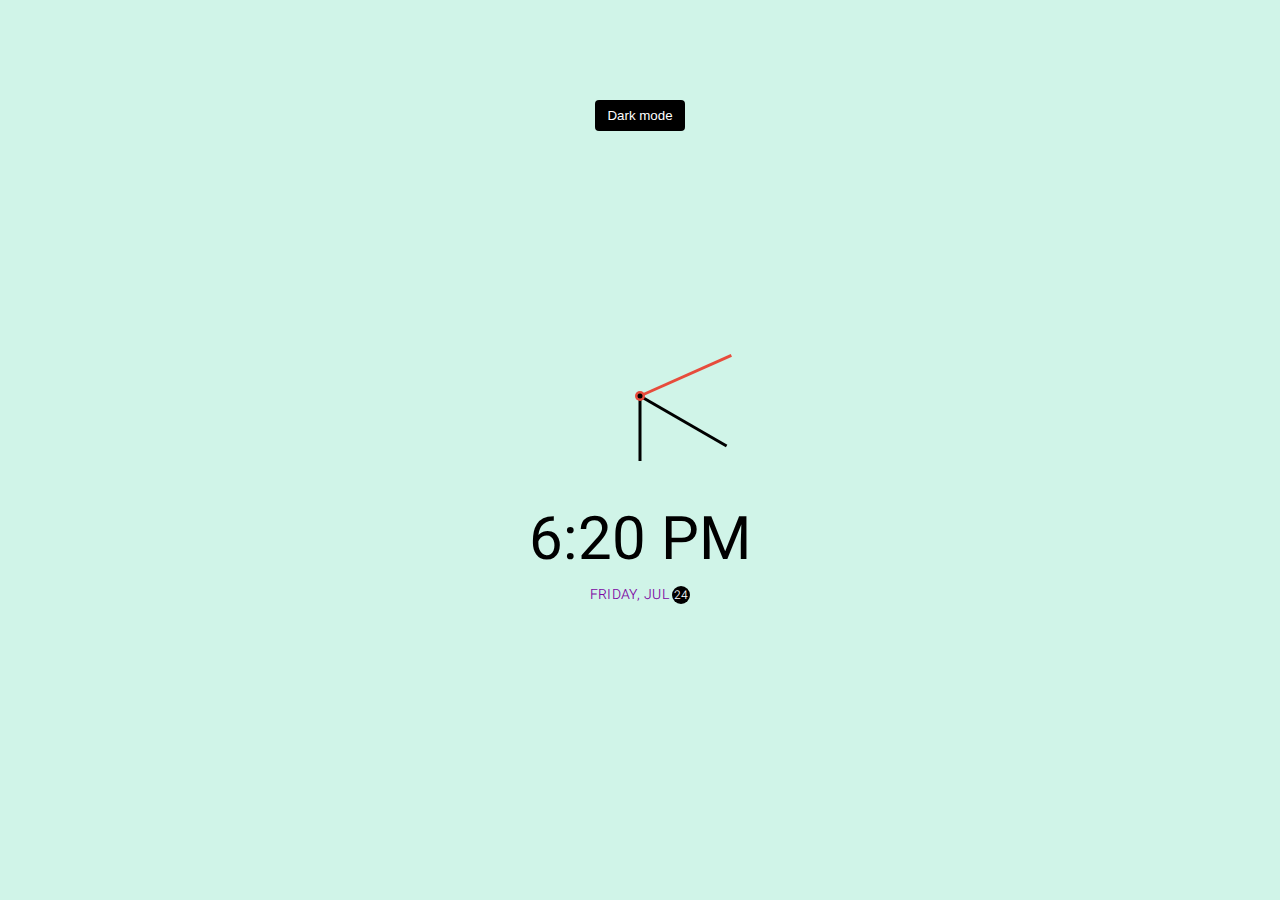
<file: Clock/index.html>
<!DOCTYPE html>
<html lang="en">
  <head>
    <meta charset="UTF-8" />
    <meta name="viewport" content="width=device-width, initial-scale=1.0" />
    <link rel="stylesheet" href="style.css" />
    <title>Theme Clock</title>
  </head>
  <body>
    <!-- Inspired by this dribbble shot https://dribbble.com/shots/5958443-Alarm-clock -->

    <button class="toggle">Dark mode</button>

    <div class="clock-container">
      <div class="clock">
        <div class="needle hour"></div>
        <div class="needle minute"></div>
        <div class="needle second"></div>
        <div class="center-point"></div>
      </div>

      <div class="time"></div>
      <div class="date"></div>
    </div>

    <script src="script.js"></script>
  </body>
</html>
</file>
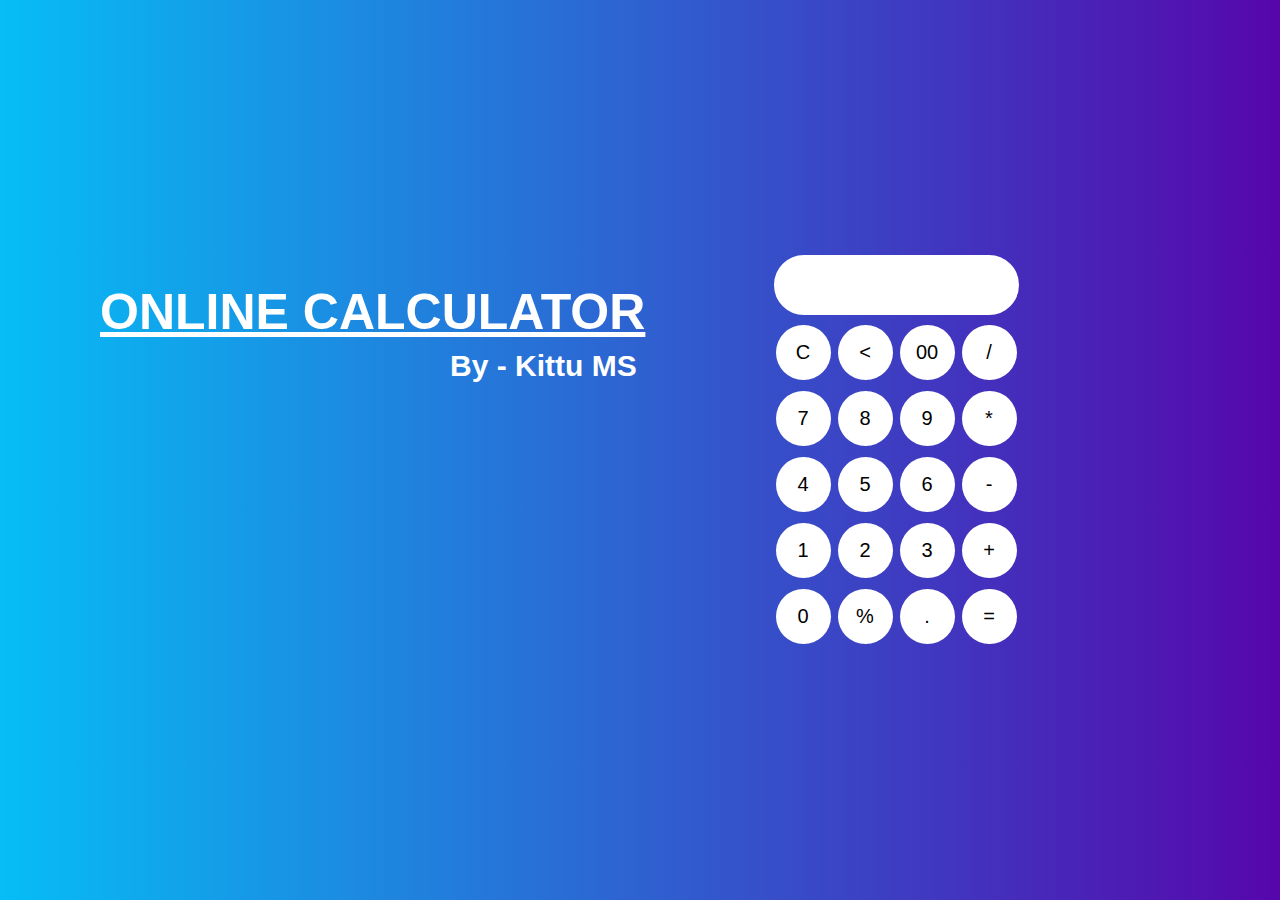
<file: Calculator/Calculator.html>
<html>
<head> 
    <title>Calculator</title>
    <link rel="stylesheet" href="Calculator.css">
</head>
 <body>
    <h1>Online Calculator</h1>
    <h2>By - Kittu MS</h2>
 </body>

    <form name="form1" class="calci" action="Calculator.html" method="POST">
        <input type="text" name="answer" id="display">
        <br> </br>
        <input type="button" class="btnDesign" value="C" onclick="form1.answer.value+=''">
        <input type="button" class="btnDesign" value="<" onclick="form1.answer.value=form1.answer.value.substring(0, answer.value.length*1-1)">
        <input type="button" class="btnDesign" value="00" onclick="form1.answer.value+='00'">
        <input type="button" class="operatorDesign" value="/" onclick="form1.answer.value+='/'">
        <br> </br>
        <input type="button" class="btnDesign" value="7" onclick="form1.answer.value+='7'">
        <input type="button" class="btnDesign" value="8" onclick="form1.answer.value+='8'">
        <input type="button" class="btnDesign" value="9" onclick="form1.answer.value+='9'">
        <input type="button" class="operatorDesign" value="*" onclick="form1.answer.value+='*'">
        <br> </br>
        <input type="button" class="btnDesign" value="4" onclick="form1.answer.value+='4'">
        <input type="button" class="btnDesign" value="5" onclick="form1.answer.value+='5'">
        <input type="button" class="btnDesign" value="6" onclick="form1.answer.value+='6'">
        <input type="button" class="operatorDesign" value="-" onclick="form1.answer.value+='-'">
        <br> </br>
        <input type="button" class="btnDesign" value="1" onclick="form1.answer.value+='1'">
        <input type="button" class="btnDesign" value="2" onclick="form1.answer.value+='2'">
        <input type="button" class="btnDesign" value="3" onclick="form1.answer.value+='3'">
        <input type="button" class="operatorDesign" value="+" onclick="form1.answer.value+='+'">
        <br> </br>
        <input type="button" class="btnDesign" value="0" onclick="form1.answer.value+='0'">
        <input type="button" class="btnDesign" value="%" onclick="form1.answer.value+='%'">
        <input type="button" class="btnDesign" value="." onclick="form1.answer.value+='.'">
        <input type="button" class="operatorDesign" value="=" onclick="form1.answer.value=eval(form1.answer.value)">
      
    </form>

</html>
</file>
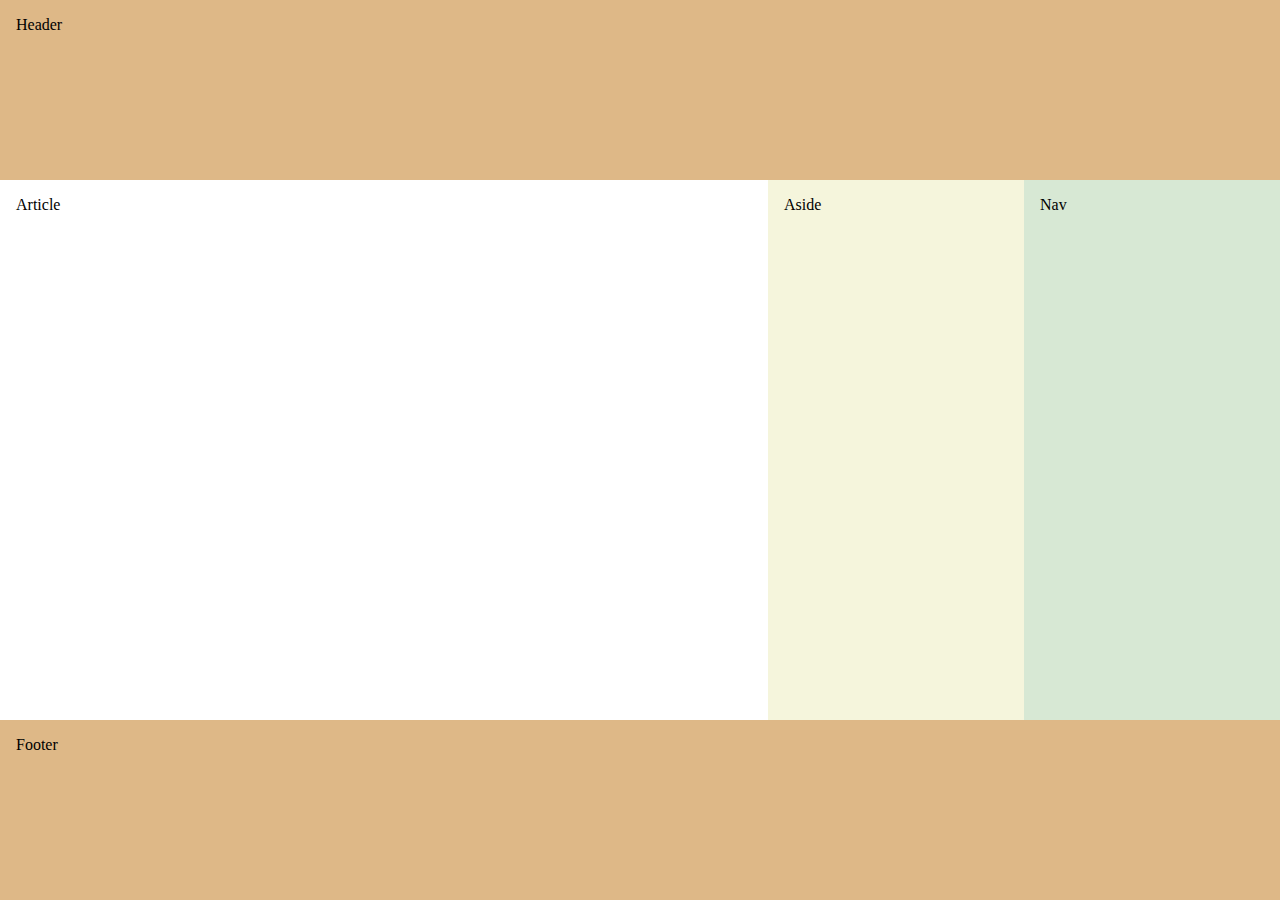
<file: FlexBox/santhosh.html>
<!DOCTYPE html>
<html lang="en">
<head>
    <meta charset="UTF-8">
    <meta http-equiv="X-UA-Compatible" content="IE=edge">
    <meta name="viewport" content="width=device-width, initial-scale=1.0">
    <link rel="stylesheet" href="style.css">
    <title>Layout-1</title>
</head>
<body>
    <header>Header</header>
    <div id="main">
        <article>Article</article>
        <nav>Nav</nav>
        <aside>Aside</aside>
    </div>
    <footer>Footer</footer>
</body>
</html>
</file>
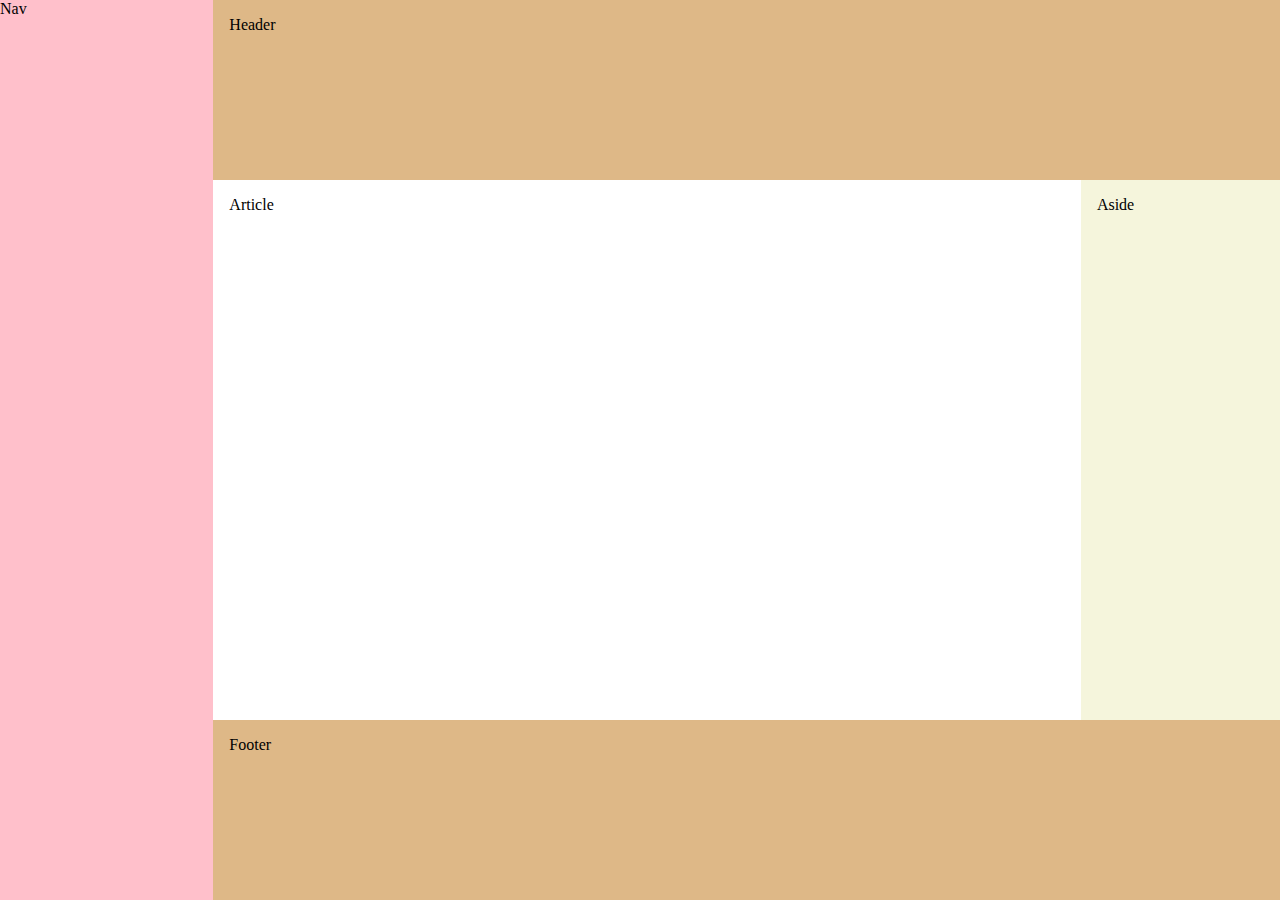
<file: FlexBox/santhosh1.html>
<!DOCTYPE html>
<html lang="en">
<head>
    <meta charset="UTF-8">
    <meta http-equiv="X-UA-Compatible" content="IE=edge">
    <meta name="viewport" content="width=device-width, initial-scale=1.0">
    <link rel="stylesheet" href="style1.css">
    <title>Document</title>
</head>
<body>
    <nav class = "col-1">Nav</nav>
    <div class="col-2">
        <header>Header</header>
        <main class = "main">
            <article>
                Article
            </article>
            <aside>
                Aside
            </aside>
        </main>
        <footer>Footer</footer>
    </div>
    </body>
</html>
</file>
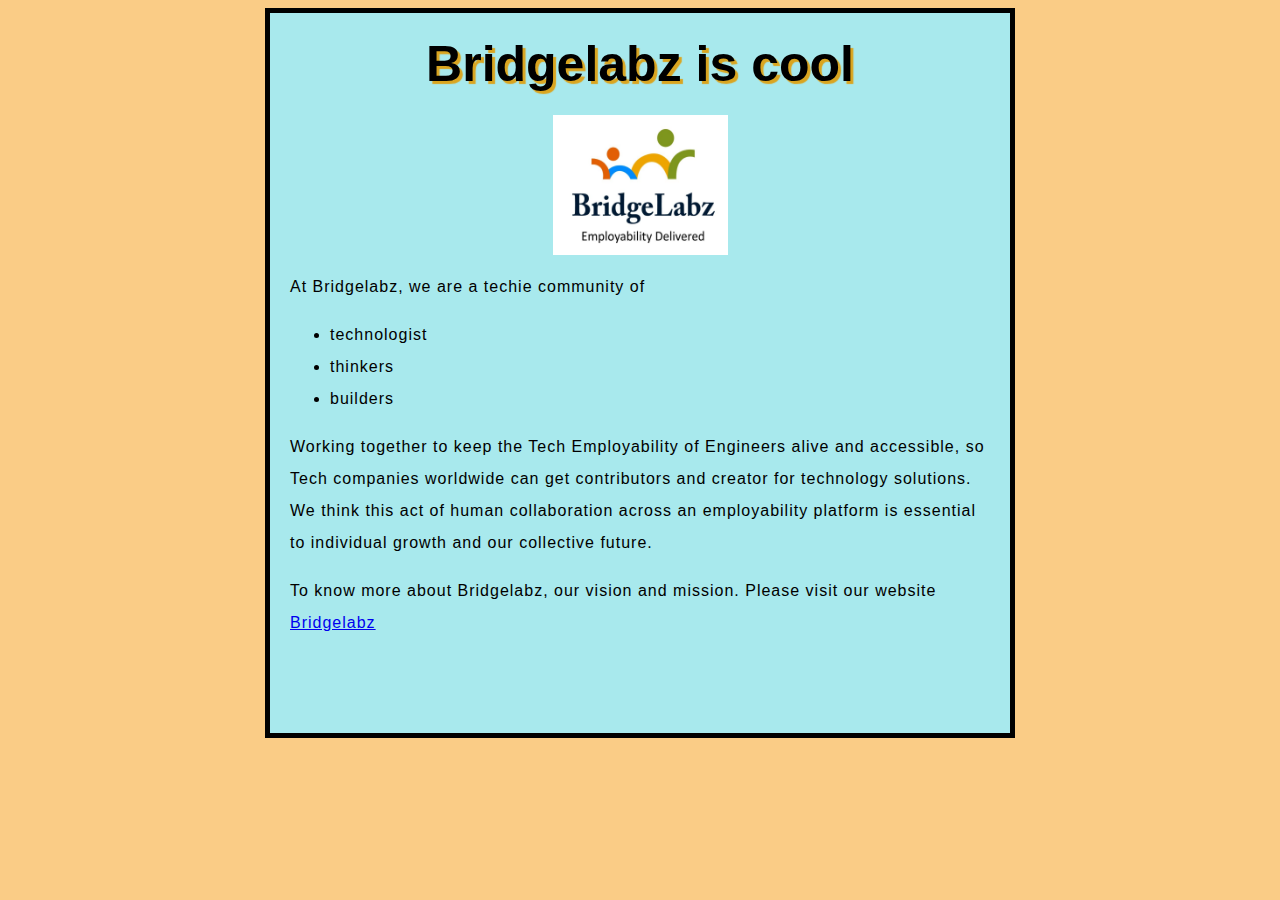
<file: HTML/BridgeLabz.html>
<!DOCTYPE html>
<html lang="en">

<head>
    <link rel="stylesheet" href="BridgeLabz.css">
    <meta charset="UTF-8">
    <meta http-equiv="X-UA-Compatible" content="IE=edge">
    <meta name="viewport" content="width=device-width, initial-scale=1.0">
    <title>Document</title>
</head>

<body>
    <div>
        <h1>Bridgelabz is cool</h1>
        <img src="BridgeLabz-2.jpg" alt="image" height="20%" width="25%">
        <p>At Bridgelabz, we are a techie community of</p>
        <ul>
            <li>technologist</li>
            <li>thinkers</li>
            <li>builders</li>
        </ul>
        <p> Working together to keep the Tech Employability of Engineers alive and accessible,
            so Tech companies worldwide can get contributors and creator for technology solutions.
            We think this act of human collaboration across an employability platform is essential
            to individual growth and our collective future.
        </p>
        <p>To know more about Bridgelabz, our vision and mission. Please visit our website
            <a href="https://www.bridgelabz.com/">Bridgelabz</a>
        </p>
    </div>
</body>

</html>
</file>
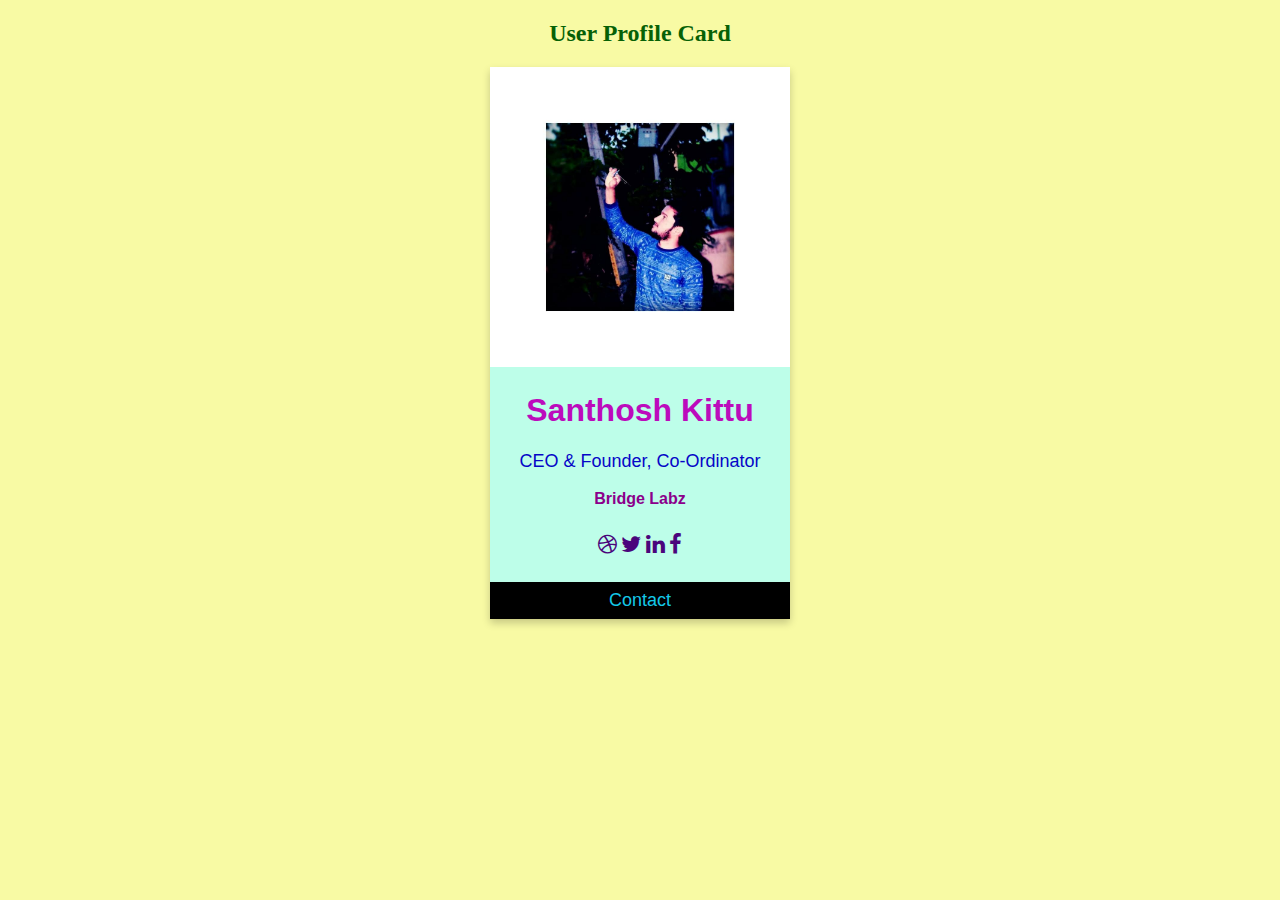
<file: ProfileCard/profile.html>
<!DOCTYPE html>
<html>
<head>
<link rel="stylesheet" href="https://cdnjs.cloudflare.com/ajax/libs/font-awesome/4.7.0/css/font-awesome.min.css">
<style>
.card {
    background-color: rgb(189, 254, 233);
  box-shadow: 0 4px 8px 0 rgba(0, 0, 0, 0.2);
  max-width: 300px;
  margin: auto;
  text-align: center;
  font-family: arial;
}
h1{
    color: rgb(188, 11, 188);
}
h2{
    color: rgb(6, 97, 6);
    font-weight: bold;
}

.title {
  color: rgb(6, 6, 199);
  font-size: 18px;
  font-weight: 300;
}

button {
  border: none;
  outline: 0;
  display: inline-block;
  padding: 8px;
  color: rgb(20, 200, 232);
  background-color: #000;
  text-align: center;
  cursor: pointer;
  width: 100%;
  font-size: 18px;
}

a {
  text-decoration: none;
  font-size: 22px;
  color: rgb(74, 5, 124);
}

button:hover, a:hover {
  opacity: 0.7;
}
p{
    color: darkmagenta;
    font-weight: bold;
}
body{
    background-color: rgb(248, 250, 164);
}
</style>
</head>
<body>

<h2 style="text-align:center">User Profile Card</h2>
<div class="card">
  <img src="santhosh.jpeg" alt="Santhosh" style="width:100%">
  <h1>Santhosh Kittu</h1>
  <p class="title">CEO & Founder, Co-Ordinator</p>
  <p>Bridge Labz</p>
  <div style="margin: 24px 0;">
    <a href="#"><i class="fa fa-dribbble"></i></a> 
    <a href="#"><i class="fa fa-twitter"></i></a>  
    <a href="#"><i class="fa fa-linkedin"></i></a>  
    <a href="#"><i class="fa fa-facebook"></i></a> 
  </div>
  <p><button>Contact</button></p>
</div>
</body>
</html>
</file>
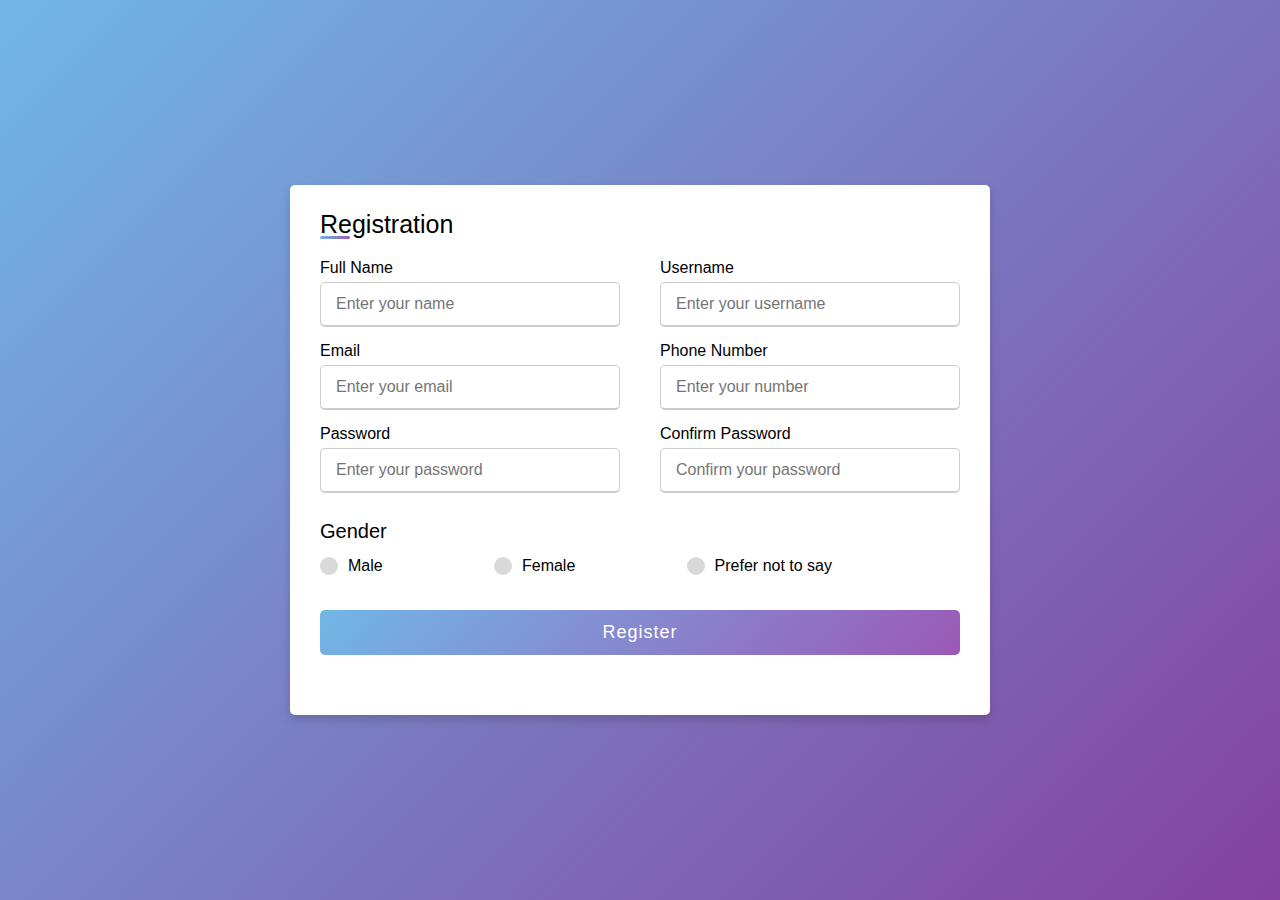
<file: REGISTRATION/Registration.html>
<!DOCTYPE html>
<!-- Created By CodingLab - www.codinglabweb.com -->
<html lang="en" dir="ltr">
  <head>
    <meta charset="UTF-8">
    <!---<title> Responsive Registration Form | CodingLab </title>--->
    <link rel="stylesheet" href="style.css">
     <meta name="viewport" content="width=device-width, initial-scale=1.0">
   </head>
<body>
  <div class="container">
    <div class="title">Registration</div>
    <div class="content">
      <form action="#">
        <div class="user-details">
          <div class="input-box">
            <span class="details">Full Name</span>
            <input type="text" placeholder="Enter your name" required>
          </div>
          <div class="input-box">
            <span class="details">Username</span>
            <input type="text" placeholder="Enter your username" required>
          </div>
          <div class="input-box">
            <span class="details">Email</span>
            <input type="text" placeholder="Enter your email" required>
          </div>
          <div class="input-box">
            <span class="details">Phone Number</span>
            <input type="text" placeholder="Enter your number" required>
          </div>
          <div class="input-box">
            <span class="details">Password</span>
            <input type="text" placeholder="Enter your password" required>
          </div>
          <div class="input-box">
            <span class="details">Confirm Password</span>
            <input type="text" placeholder="Confirm your password" required>
          </div>
        </div>
        <div class="gender-details">
          <input type="radio" name="gender" id="dot-1">
          <input type="radio" name="gender" id="dot-2">
          <input type="radio" name="gender" id="dot-3">
          <span class="gender-title">Gender</span>
          <div class="category">
            <label for="dot-1">
            <span class="dot one"></span>
            <span class="gender">Male</span>
          </label>
          <label for="dot-2">
            <span class="dot two"></span>
            <span class="gender">Female</span>
          </label>
          <label for="dot-3">
            <span class="dot three"></span>
            <span class="gender">Prefer not to say</span>
            </label>
          </div>
        </div>
        <div class="button">
          <input type="submit" value="Register">
        </div>
      </form>
    </div>
  </div>

</body>
</html>
</file>
<file: Clock/style.css>
@import url('https://fonts.googleapis.com/css?family=Heebo:300&display=swap');

* {
  box-sizing: border-box;
}

:root {
  --primary-color: #000;
  --secondary-color: #fff;
}

html {
  transition: all 0.5s ease-in;
}

html.dark {
  --primary-color: #fff;
  --secondary-color: #333;
}

html.dark {
  background-color: #111;
  color: var(--primary-color);
}

body {
    background-color: rgb(208, 244, 232);
  font-family: 'Heebo', sans-serif;
  display: flex;
  align-items: center;
  justify-content: center;
  height: 100vh;
  overflow: hidden;
  margin: 0;
}

.toggle {
  cursor: pointer;
  background-color: var(--primary-color);
  color: var(--secondary-color);
  border: 0;
  border-radius: 4px;
  padding: 8px 12px;
  position: absolute;
  top: 100px;
}

.toggle:focus {
  outline: none;
}

.clock-container {
  display: flex;
  flex-direction: column;
  justify-content: space-between;
  align-items: center;
}

.clock {
  position: relative;
  width: 200px;
  height: 200px;
}

.needle {
  background-color: var(--primary-color);
  position: absolute;
  top: 50%;
  left: 50%;
  height: 65px;
  width: 3px;
  transform-origin: bottom center;
  transition: all 0.5s ease-in;
}

.needle.hour {
  transform: translate(-50%, -100%) rotate(0deg);
}

.needle.minute {
  transform: translate(-50%, -100%) rotate(0deg);
  height: 100px;
}

.needle.second {
  transform: translate(-50%, -100%) rotate(0deg);
  height: 100px;
  background-color: #e74c3c;
}

.center-point {
  background-color: #e74c3c;
  width: 10px;
  height: 10px;
  position: absolute;
  top: 50%;
  left: 50%;
  transform: translate(-50%, -50%);
  border-radius: 50%;
}

.center-point::after {
  content: '';
  background-color: var(--primary-color);
  width: 5px;
  height: 5px;
  position: absolute;
  top: 50%;
  left: 50%;
  transform: translate(-50%, -50%);
  border-radius: 50%;
}

.time {
  font-size: 60px;
}

.date {
  color: rgb(124, 7, 163);
  font-size: 14px;
  font-weight: 300;
  letter-spacing: 0.3px;
  text-transform: uppercase;
}

.date .circle {
  background-color: var(--primary-color);
  color: var(--secondary-color);
  border-radius: 50%;
  height: 18px;
  width: 18px;
  display: inline-flex;
  align-items: center;
  justify-content: center;
  line-height: 18px;
  transition: all 0.5s ease-in;
  font-size: 12px;
}
</file>
<file: Calculator/Calculator.css>
body{
    margin: 0;
    padding: 0;
    line-height: 0.5;
    background: linear-gradient(to left, #5606ac , #06bdf5);
}
.calci{
    width: 500px;
    text-align: center;
    padding-top: 100px;
    padding-bottom: 100px;
    top: 50%;
    left: 70%;
    position: absolute;
    transition: 0.25px;
    transform: translate(-50%, -50%);
    
}
#display{
    border: none;
    background: white;
    border-radius: 30px;
    width: 245;
    font-size: 20;
    font-family: sans-serif;
    font-weight: 300;
    height: 60;
    margin: auto;
    border: 2px solid white;
    color: black;
}
.btnDesign{
    width: 55;
    height: 55;
    padding-top: -1;
    background: white;
    border: none;
    font-family: sans-serif;
    font-size: 20;
    font-weight: 300;
    border-radius: 30px;
    margin: 1.5;
}
.operatorDesign{
    width: 55;
    height: 55;
    background: white;
    padding-top: -1;
    border: none;
    font-family: sans-serif;
    font-size: 20;
    font-weight: 300;
    border-radius: 30px;
    margin: 1.5;
    transition: 0.25px;
    cursor: pointer;
}
.operatorDesign:hover{
    background: #00d9ff;
}
#zero{
    width: 116;
    height: 55;
    padding-top: -1;
    border: none;
    font-family: sans-serif;
    font-size: 20;
    font-weight: 300;
    border-radius: 30px;
    margin: 1.5;
    background: white;
}
h1{
    color: white;
    margin-top: 300px;
    margin-left: 100px;
    text-transform: uppercase;
    font-family: sans-serif;
    font-size: 50;
    font-weight: 700;
    text-decoration: underline;
}
h2{
    color: white;
    margin-top: -1px;
    margin-left: 450px;  
    font-family: sans-serif;
    font-size: 30;
    font-weight: 700;
    
}
</file>
<file: FlexBox/style.css>
*{
    box-sizing: border-box;
}
body{
    display: flex;
    flex-direction: column;
    min-height: 100vh;
    margin: 0;
}
#main{
    display: flex;
    flex: 1;
    
}
#main > article{
    flex: 1;
    order: 1;
}
#main > nav,
#main > aside{
    flex: 0 0 20vw;
} 
#main > nav{
    background: #D7E8D4;
    order: 3;
}
#main > aside{
    background: beige;
    order: 2;
}
header,footer{
    background: burlywood;
    height: 20vh;
}
header,footer,aside,nav,article{
    padding: 1em;
}
</file>
<file: FlexBox/style1.css>
*{
    box-sizing: border-box;
}
body{
    display: flex;
    margin: 0;
    flex-direction: row;
    min-height: 100vh;
}
.col-1{
    background: pink;
    flex: 1;
}
.col-2{
    display: flex;
    flex-direction: column;
    flex:5;
}
.main{
    display: flex;
    flex-direction: row;
}
.main>article{
    flex:5;
    min-height: 60vh;
}
.main > aside{
    flex: 1;
    background: beige;
}
header,footer{
    min-height: 20vh;
    background: burlywood;
}
header,footer,aside,article{
    padding: 1em;
}
</file>
<file: HTML/BridgeLabz.css>
html{
    font-size: 14px;
    font-family: sans-serif;
    background-color: rgb(250, 204, 134);
}
div{
    height: 700px;
    width: 700px;
    margin: 0 auto;
    padding: 0 20px 20px 20px;
    border: 5px solid black;
    background-color: rgb(168, 233, 237);
    
}
h1{
    font-size: 50px;
    text-shadow: 3px 3px 1px goldenrod;
    text-align: center;
    margin: 2px;
    padding: 20px 0;
    color: black;
}
img{
    display: block;
    margin: 0 auto;
}
p, li{
    font-size: 16px;
    line-height: 2;
    letter-spacing: 1px;
}
</file>
<file: REGISTRATION/style.css>
*{
  margin: 0;
  padding: 0;
  box-sizing: border-box;
  font-family: 'Poppins',sans-serif;
}
body{
  height: 100vh;
  display: flex;
  justify-content: center;
  align-items: center;
  padding: 10px;
  background: linear-gradient(135deg, #71b7e6, #84429e);
}
.container{
  max-width: 700px;
  width: 100%;
  background-color: #fff;
  padding: 25px 30px;
  border-radius: 5px;
  box-shadow: 0 5px 10px rgba(0,0,0,0.15);
}
.container .title{
  font-size: 25px;
  font-weight: 500;
  position: relative;
}
.container .title::before{
  content: "";
  position: absolute;
  left: 0;
  bottom: 0;
  height: 3px;
  width: 30px;
  border-radius: 5px;
  background: linear-gradient(135deg, #71b7e6, #9b59b6);
}
.content form .user-details{
  display: flex;
  flex-wrap: wrap;
  justify-content: space-between;
  margin: 20px 0 12px 0;
}
form .user-details .input-box{
  margin-bottom: 15px;
  width: calc(100% / 2 - 20px);
}
form .input-box span.details{
  display: block;
  font-weight: 500;
  margin-bottom: 5px;
}
.user-details .input-box input{
  height: 45px;
  width: 100%;
  outline: none;
  font-size: 16px;
  border-radius: 5px;
  padding-left: 15px;
  border: 1px solid #ccc;
  border-bottom-width: 2px;
  transition: all 0.3s ease;
}
.user-details .input-box input:focus,
.user-details .input-box input:valid{
  border-color: #9b59b6;
}
 form .gender-details .gender-title{
  font-size: 20px;
  font-weight: 500;
 }
 form .category{
   display: flex;
   width: 80%;
   margin: 14px 0 ;
   justify-content: space-between;
 }
 form .category label{
   display: flex;
   align-items: center;
   cursor: pointer;
 }
 form .category label .dot{
  height: 18px;
  width: 18px;
  border-radius: 50%;
  margin-right: 10px;
  background: #d9d9d9;
  border: 5px solid transparent;
  transition: all 0.3s ease;
}
 #dot-1:checked ~ .category label .one,
 #dot-2:checked ~ .category label .two,
 #dot-3:checked ~ .category label .three{
   background: #9b59b6;
   border-color: #d9d9d9;
 }
 form input[type="radio"]{
   display: none;
 }
 form .button{
   height: 45px;
   margin: 35px 0
 }
 form .button input{
   height: 100%;
   width: 100%;
   border-radius: 5px;
   border: none;
   color: #fff;
   font-size: 18px;
   font-weight: 500;
   letter-spacing: 1px;
   cursor: pointer;
   transition: all 0.3s ease;
   background: linear-gradient(135deg, #71b7e6, #9b59b6);
 }
 form .button input:hover{
  /* transform: scale(0.99); */
  background: linear-gradient(-135deg, #71b7e6, #9b59b6);
  }
 @media(max-width: 584px){
 .container{
  max-width: 100%;
}
form .user-details .input-box{
    margin-bottom: 15px;
    width: 100%;
  }
  form .category{
    width: 100%;
  }
  .content form .user-details{
    max-height: 300px;
    overflow-y: scroll;
  }
  .user-details::-webkit-scrollbar{
    width: 5px;
  }
  }
  @media(max-width: 459px){
  .container .content .category{
    flex-direction: column;
  }
}
</file>
